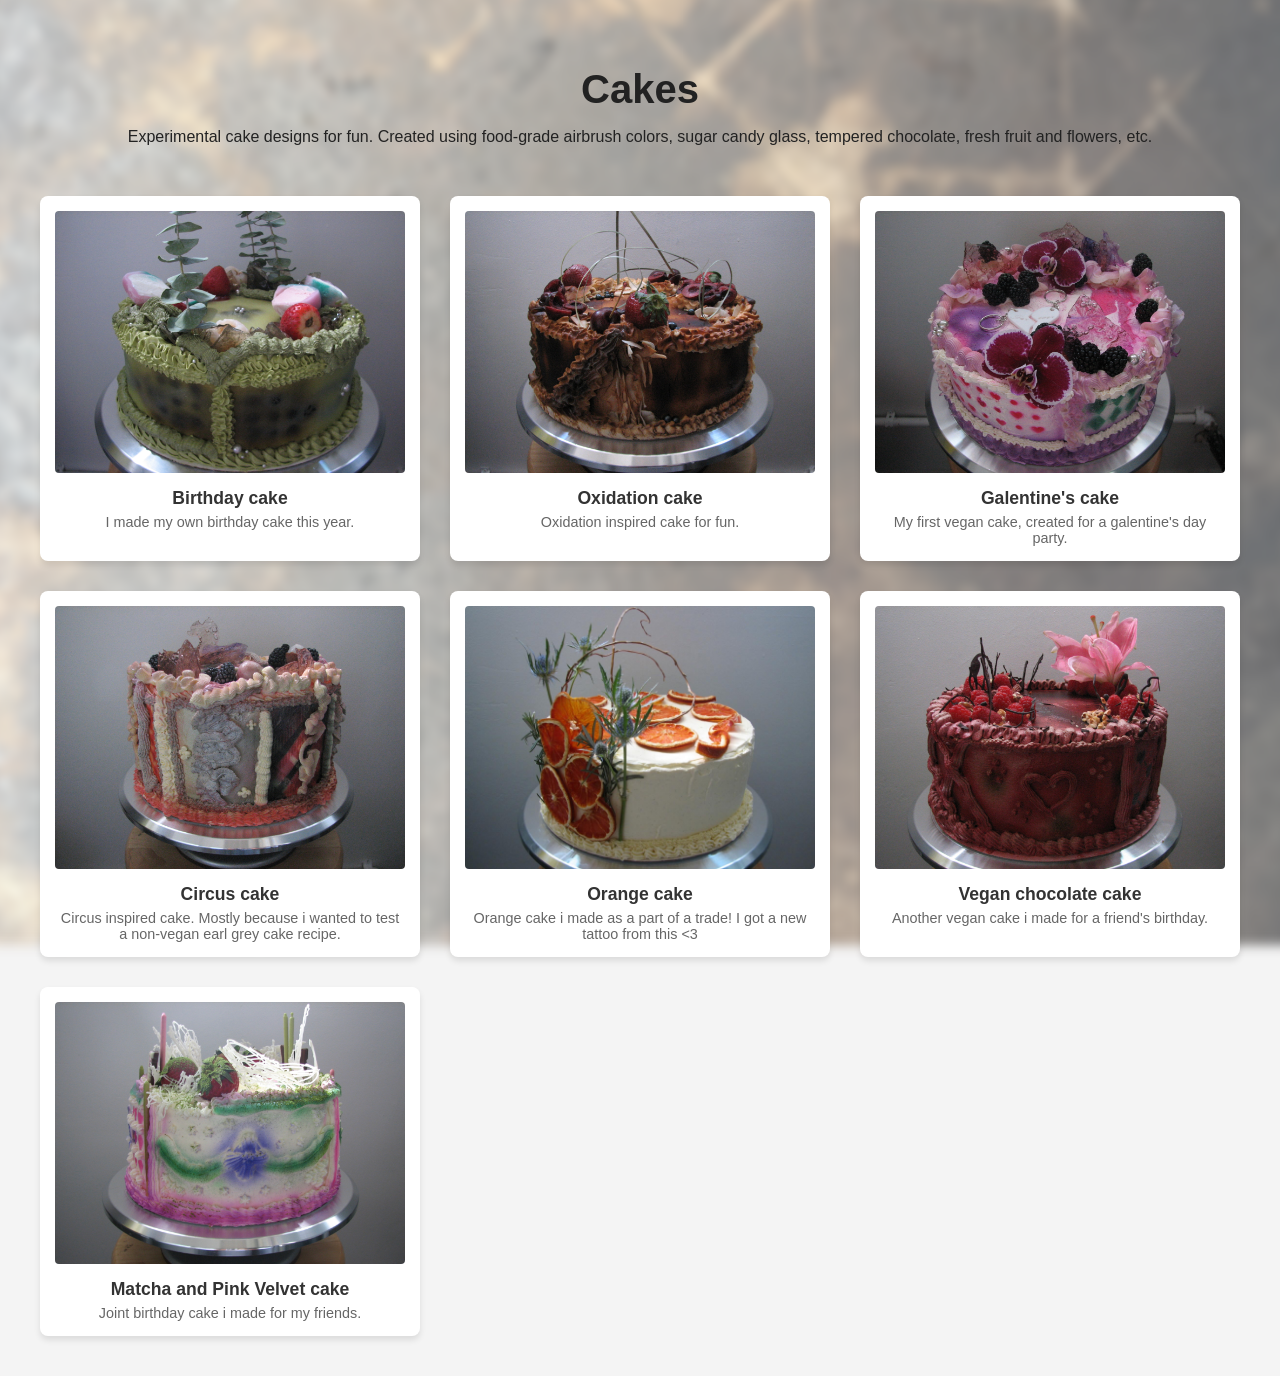
<file: index.html>
<!DOCTYPE html>
<html lang="en">
<head>
    <meta charset="UTF-8">
    <meta name="viewport" content="width=device-width, initial-scale=1.0">
    <title>cakes</title>
      <link rel="stylesheet" href="style.css">
    <style>
        body {
            font-family: sans-serif;
            margin: 0;
            padding: 40px 20px;
             background-color: #f4f4f4;
            text-align: center;
        }

        header {
            margin-bottom: 50px;
        }

        h1 {
            font-size: 2.5rem;
            margin-bottom: 10px;
        }

        /* Gallery Grid */
        .gallery {
            display: grid;
            grid-template-columns: repeat(auto-fit, minmax(300px, 1fr));
            gap: 30px;
            max-width: 1200px;
            margin: 0 auto;
        }

        /* Individual Gallery Item */
        .gallery-item {
            background: white;
            padding: 15px;
            border-radius: 8px;
            box-shadow: 0 4px 6px rgba(0,0,0,0.1);
        }

        .gallery-item img {
            width: 100%;
            height: auto;
            border-radius: 4px;
            display: block;
        }

        /* Label styling */
        .label {
            margin-top: 15px;
            font-weight: bold;
            color: #333;
            font-size: 1.1rem;
        }

        .description {
            font-size: 0.9rem;
            color: #666;
            margin-top: 5px;
        }

    .gallery-item a {
        text-decoration: none;
        color: inherit;
        display: block;
    }
    
    /* hover effect */
    .gallery-item:hover {
        transform: translateY(-5px);
        transition: 0.3s ease;
        cursor: pointer;
    }
    </style>
</head>
<body>

    <header>
        <h1>Cakes</h1>
        <p>Experimental cake designs for fun. 
            Created using food-grade airbrush colors, sugar candy glass, tempered chocolate, fresh fruit and flowers, etc.</p>
    </header>

    <div class="gallery">

        <div class="gallery-item">
            <a href="birthdaycake.html">
            <img src="cake/bday3.JPG">
            </a>
            <div class="label">Birthday cake</div>
            <div class="description">I made my own birthday cake this year.</div>
        </div>

        <div class="gallery-item">
            <a href="oxidationcake.html">
            <img src="cake/cake.jpg">
            </a>
            <div class="label">Oxidation cake</div>
            <div class="description">Oxidation inspired cake for fun.</div>
        </div>
        
        <div class="gallery-item">
            <a href="galentinescake.html">
            <img src="cake/feb4.JPG">
            </a>
            <div class="label">Galentine's cake</div>
            <div class="description">My first vegan cake, created for a galentine's day party.</div>
        </div>

                <div class="gallery-item">
            <a href="circuscake.html">
            <img src="cake/brown butter.jpg">
            </a>
            <div class="label">Circus cake</div>
            <div class="description">Circus inspired cake. Mostly because i wanted to test a non-vegan earl grey cake recipe.</div>
        </div>
                <div class="gallery-item">
            <a href="orangecake.html">
            <img src="cake/eva.JPG">
            </a>
            <div class="label">Orange cake</div>
            <div class="description">Orange cake i made as a part of a trade! I got a new tattoo from this <3</div>
        </div>
                <div class="gallery-item">
            <a href="naomicake.html">
            <img src="cake/naomi2.jpg">
            </a>
            <div class="label">Vegan chocolate cake</div>
            <div class="description">Another vegan cake i made for a friend's birthday.</div>
        </div>
                 <div class="gallery-item">
            <a href="matchacake.html">
            <img src="cake/matcha.jpg">
            </a>
            <div class="label">Matcha and Pink Velvet cake</div>
            <div class="description">Joint birthday cake i made for my friends.</div>
        </div>
    </div>

</body>
</html>
</file>
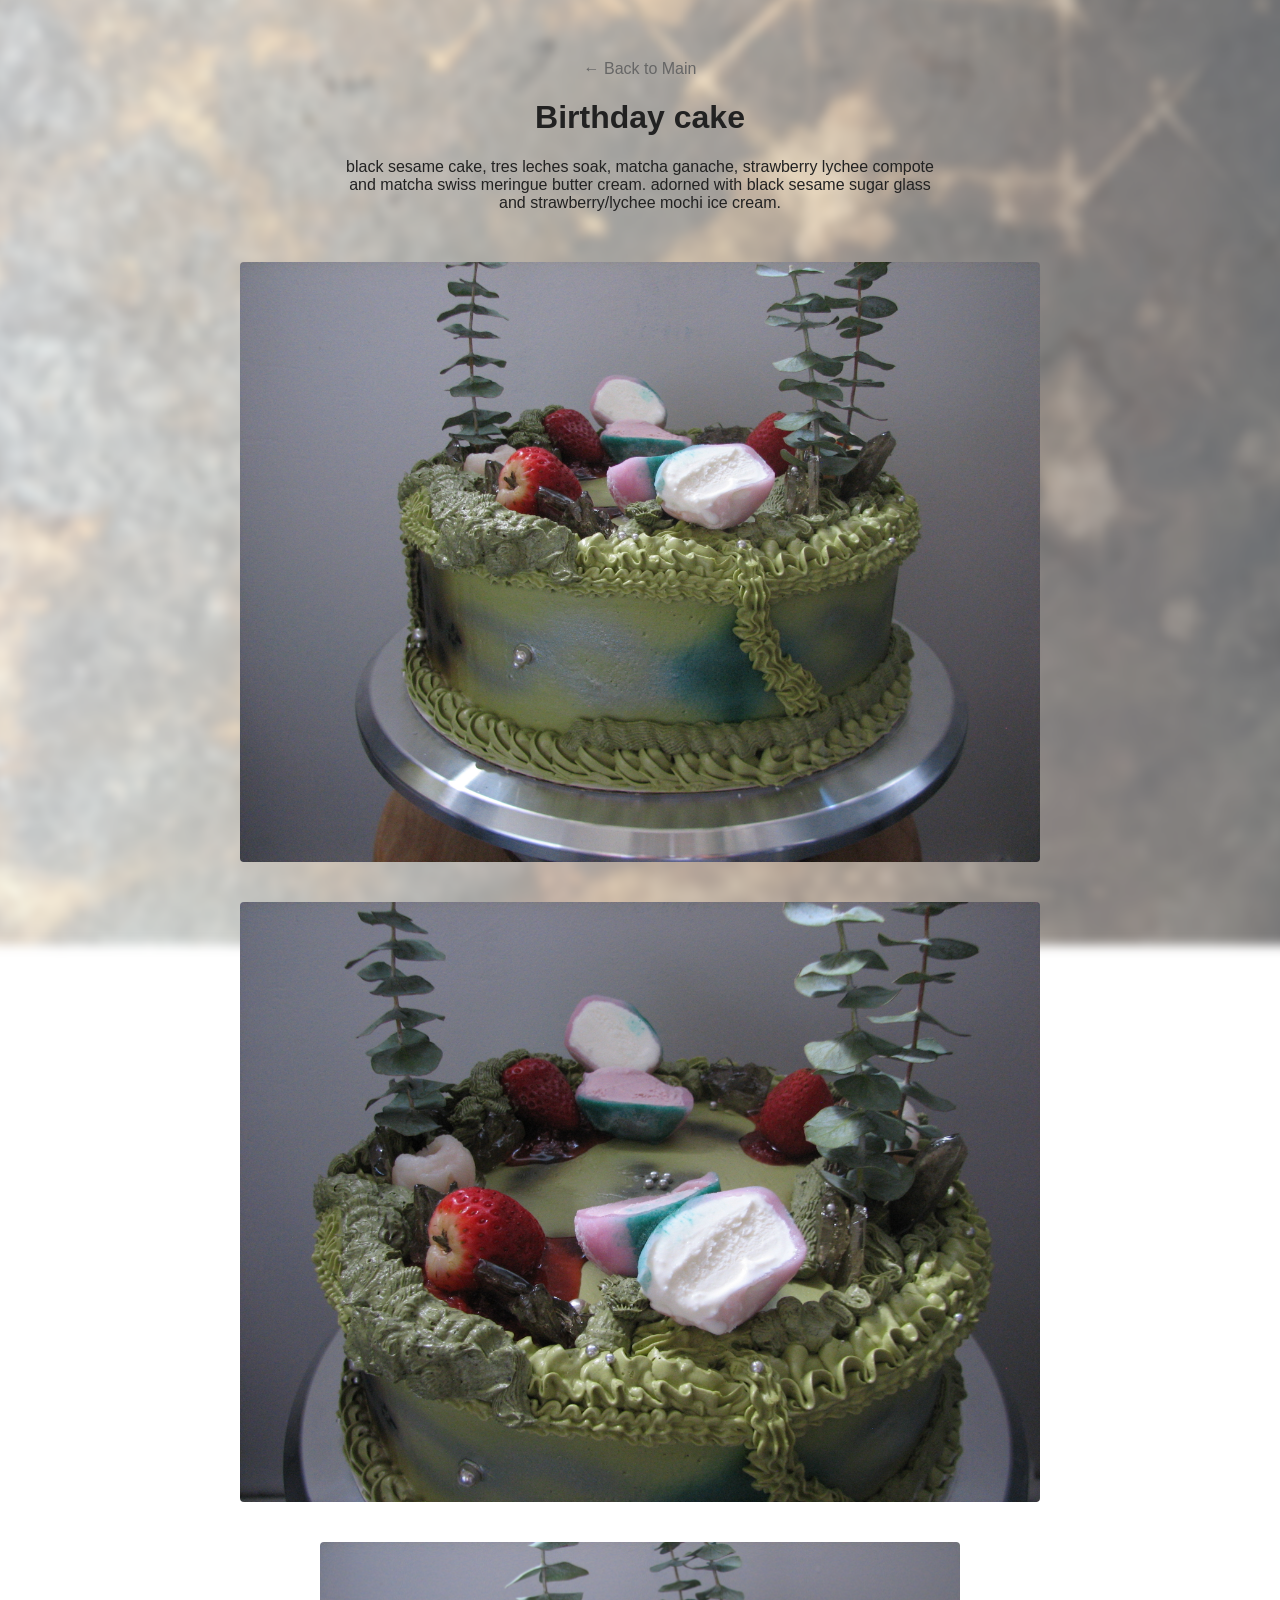
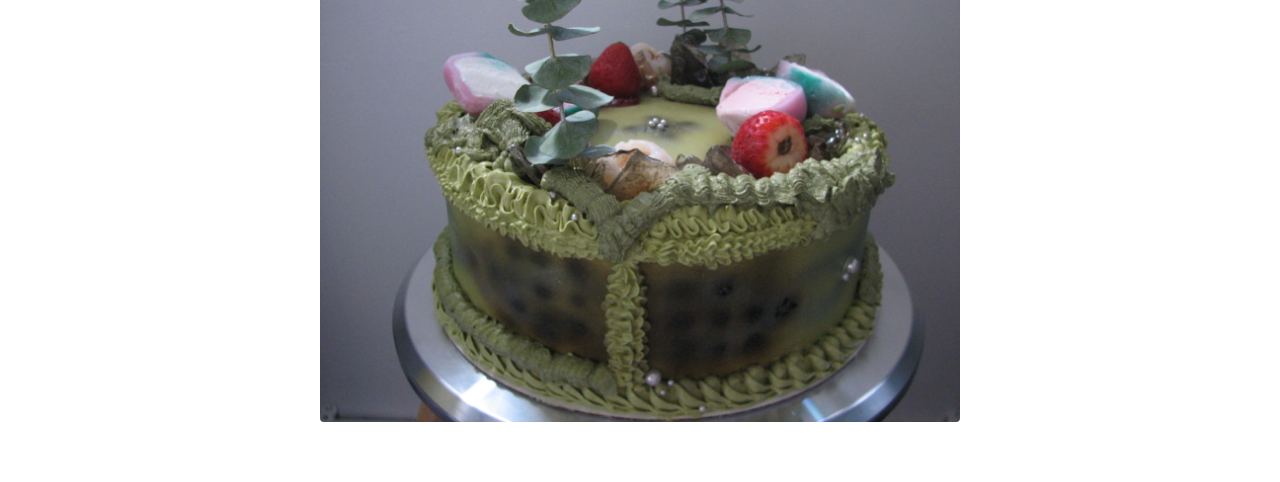
<file: birthdaycake.html>
<title>birthday cake</title>
      <link rel="stylesheet" href="style.css">
<style>
    body {
        font-family: "Helvetica", Arial, sans-serif;
        text-align: center;
        margin: 20px;
    }

    .gallery {
        display: flex;
        flex-direction: column; /* This stacks them vertically */
        align-items: center;    /* This centers the stack */
        gap: 40px;              /* Adds more space between each photo */
    }

    .gallery-item {
        width: 80%;             /* Makes them much larger */
        max-width: 800px;       /* Prevents them from getting "stretched" on huge monitors */
    }

    .gallery-item img {
        width: 100%;
        height: auto;
        border-radius: 4px;
    }

    .label {
        margin-top: 10px;
        font-weight: bold;
    }
</style>

<body>
    <header>
        <a href="index.html" style="text-decoration: none; color: #666;">← Back to Main</a>
        <h1>Birthday cake</h1>
        <!-- This is your brief description of all photos within this folder -->
        <p style="max-width: 600px; margin: 0 auto 50px auto;">
            black sesame cake, tres leches soak, matcha ganache, strawberry lychee compote and matcha swiss meringue butter cream. adorned with black sesame sugar glass and strawberry/lychee mochi ice cream.
       </p> 
    </header>

    <div class="gallery">
        <!-- Sub-gallery items go here -->
        <div class="gallery-item">
            <img src="cake/bday1.JPG">
        </div>
        <div class="gallery-item">
            <img src="cake/bday2.JPG">
        </div>
          <div class="gallery">
        <!-- Sub-gallery items go here -->
        <div class="gallery-item">
            <img src="cake/bday3.JPG">
        </div>
    </div>
</body>
</file>
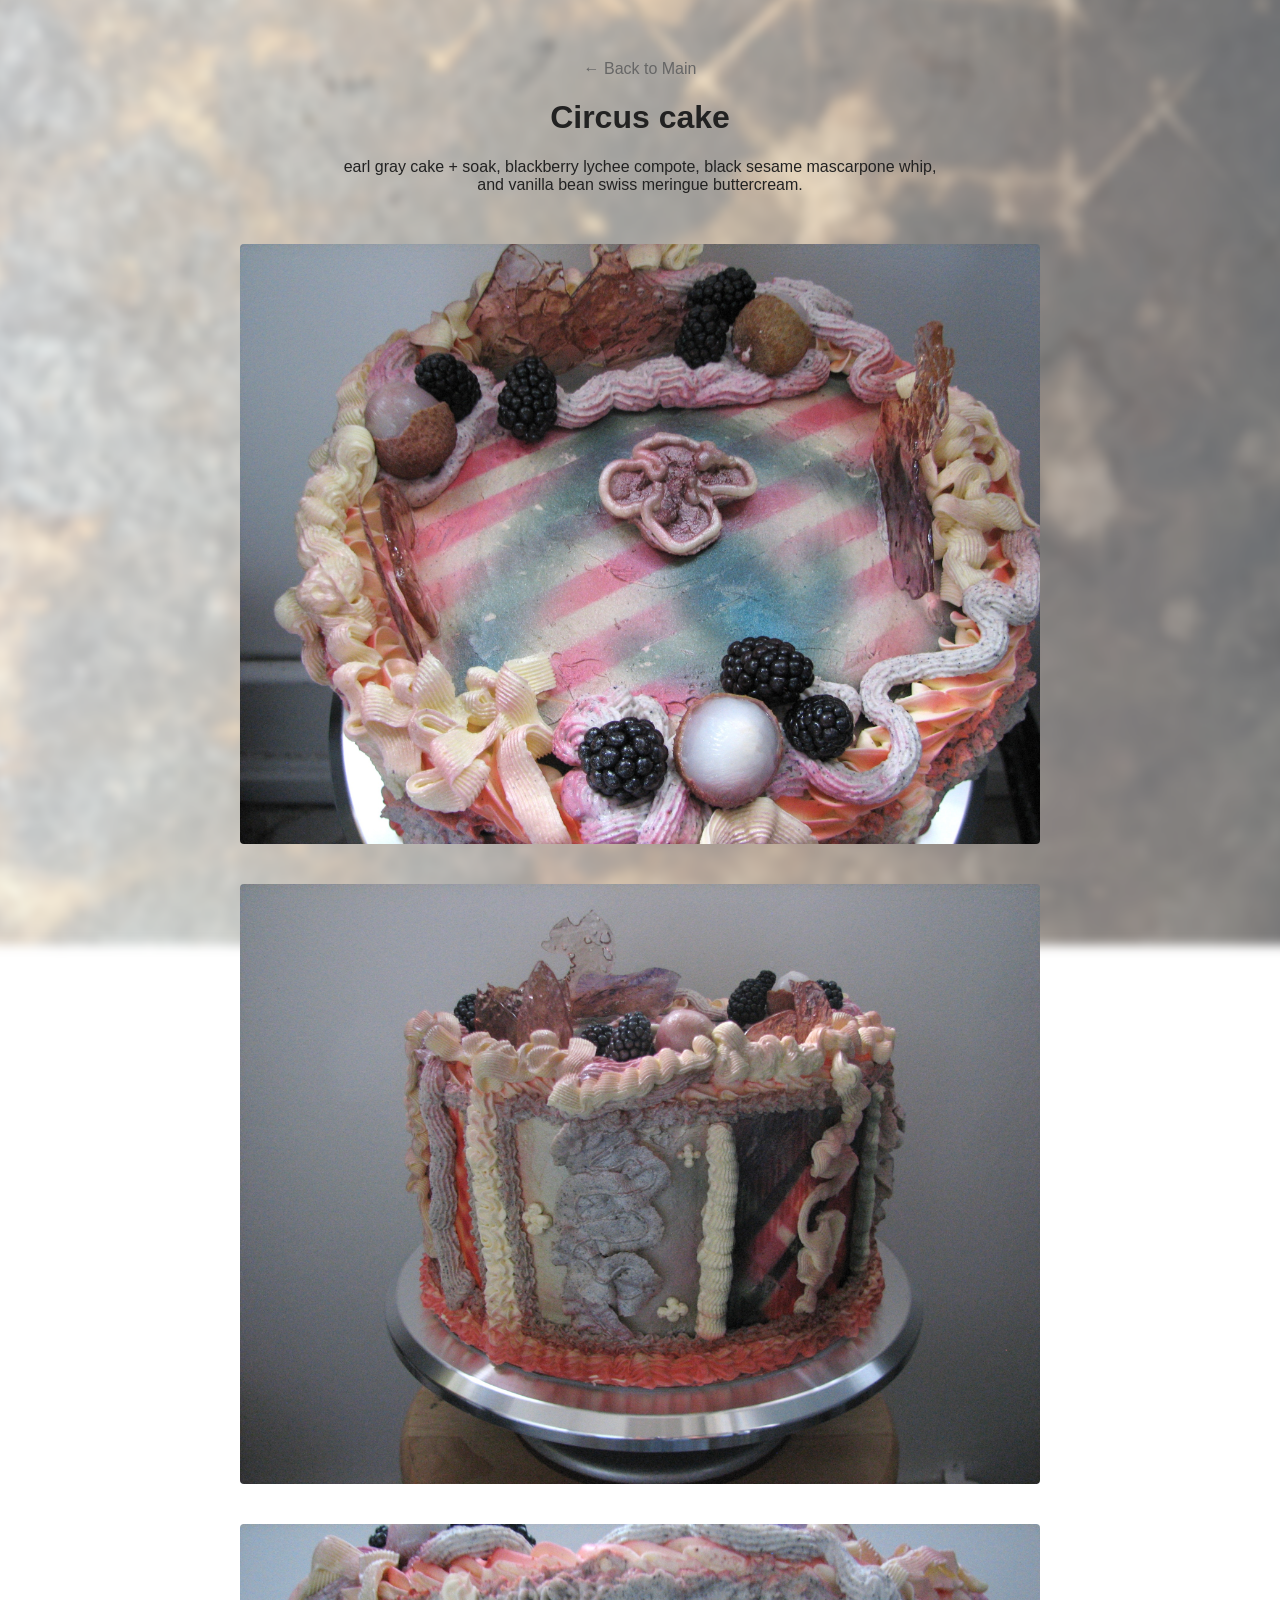
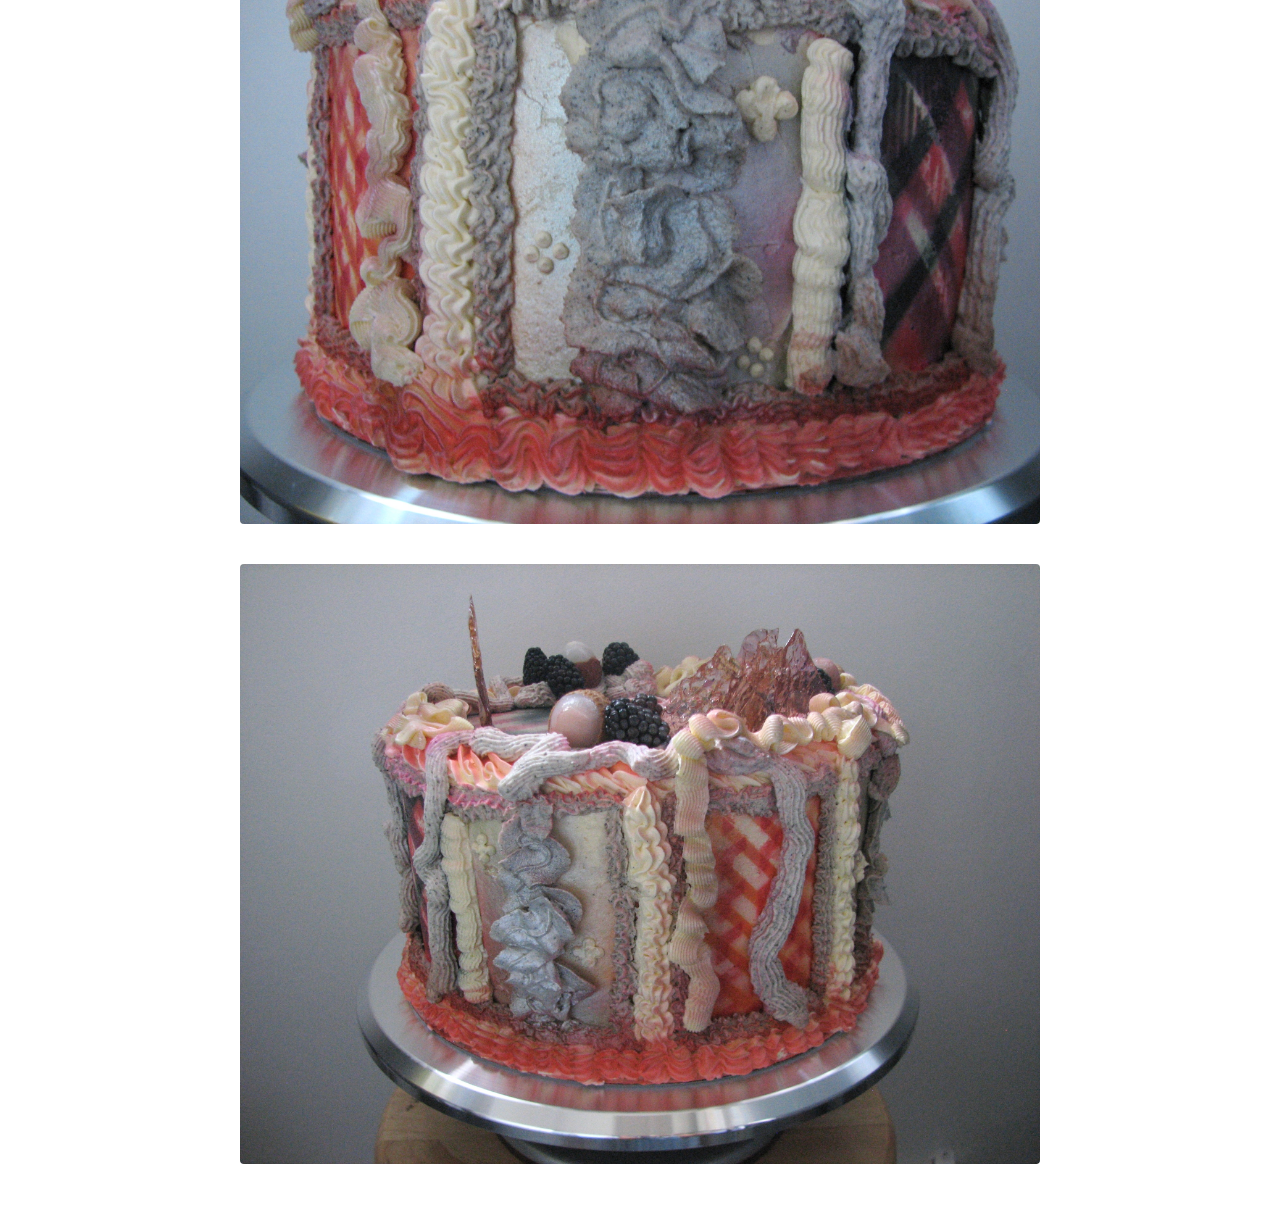
<file: circuscake.html>
<title>circus cake</title>
      <link rel="stylesheet" href="style.css">
<style>
    body {
        font-family: "Helvetica", Arial, sans-serif;
        text-align: center;
        margin: 20px;
    }

    .gallery {
        display: flex;
        flex-direction: column; /* This stacks them vertically */
        align-items: center;    /* This centers the stack */
        gap: 40px;              /* Adds more space between each photo */
    }

    .gallery-item {
        width: 80%;             /* Makes them much larger */
        max-width: 800px;       /* Prevents them from getting "stretched" on huge monitors */
    }

    .gallery-item img {
        width: 100%;
        height: auto;
        border-radius: 4px;
    }

    .label {
        margin-top: 10px;
        font-weight: bold;
    }
</style>

<body>
    <header>
        <a href="index.html" style="text-decoration: none; color: #666;">← Back to Main</a>
        <h1>Circus cake</h1>
        <!-- This is your brief description of all photos within this folder -->
        <p style="max-width: 600px; margin: 0 auto 50px auto;">
            earl gray cake + soak, blackberry lychee compote, black sesame mascarpone whip, and vanilla bean swiss meringue buttercream. 
    </header>

    <div class="gallery">
        <!-- Sub-gallery items go here -->
        <div class="gallery-item">
            <img src="cake/brown butter 4.jpg">
        </div>
        <div class="gallery-item">
            <img src="cake/brown butter.jpg">
        </div>
        <div class="gallery-item">
            <img src="cake/brown butter 3.jpg">
        </div>
        <div class="gallery-item">
            <img src="cake/brown butter 2.jpg">
        </div>
    </div>
</body>
</file>
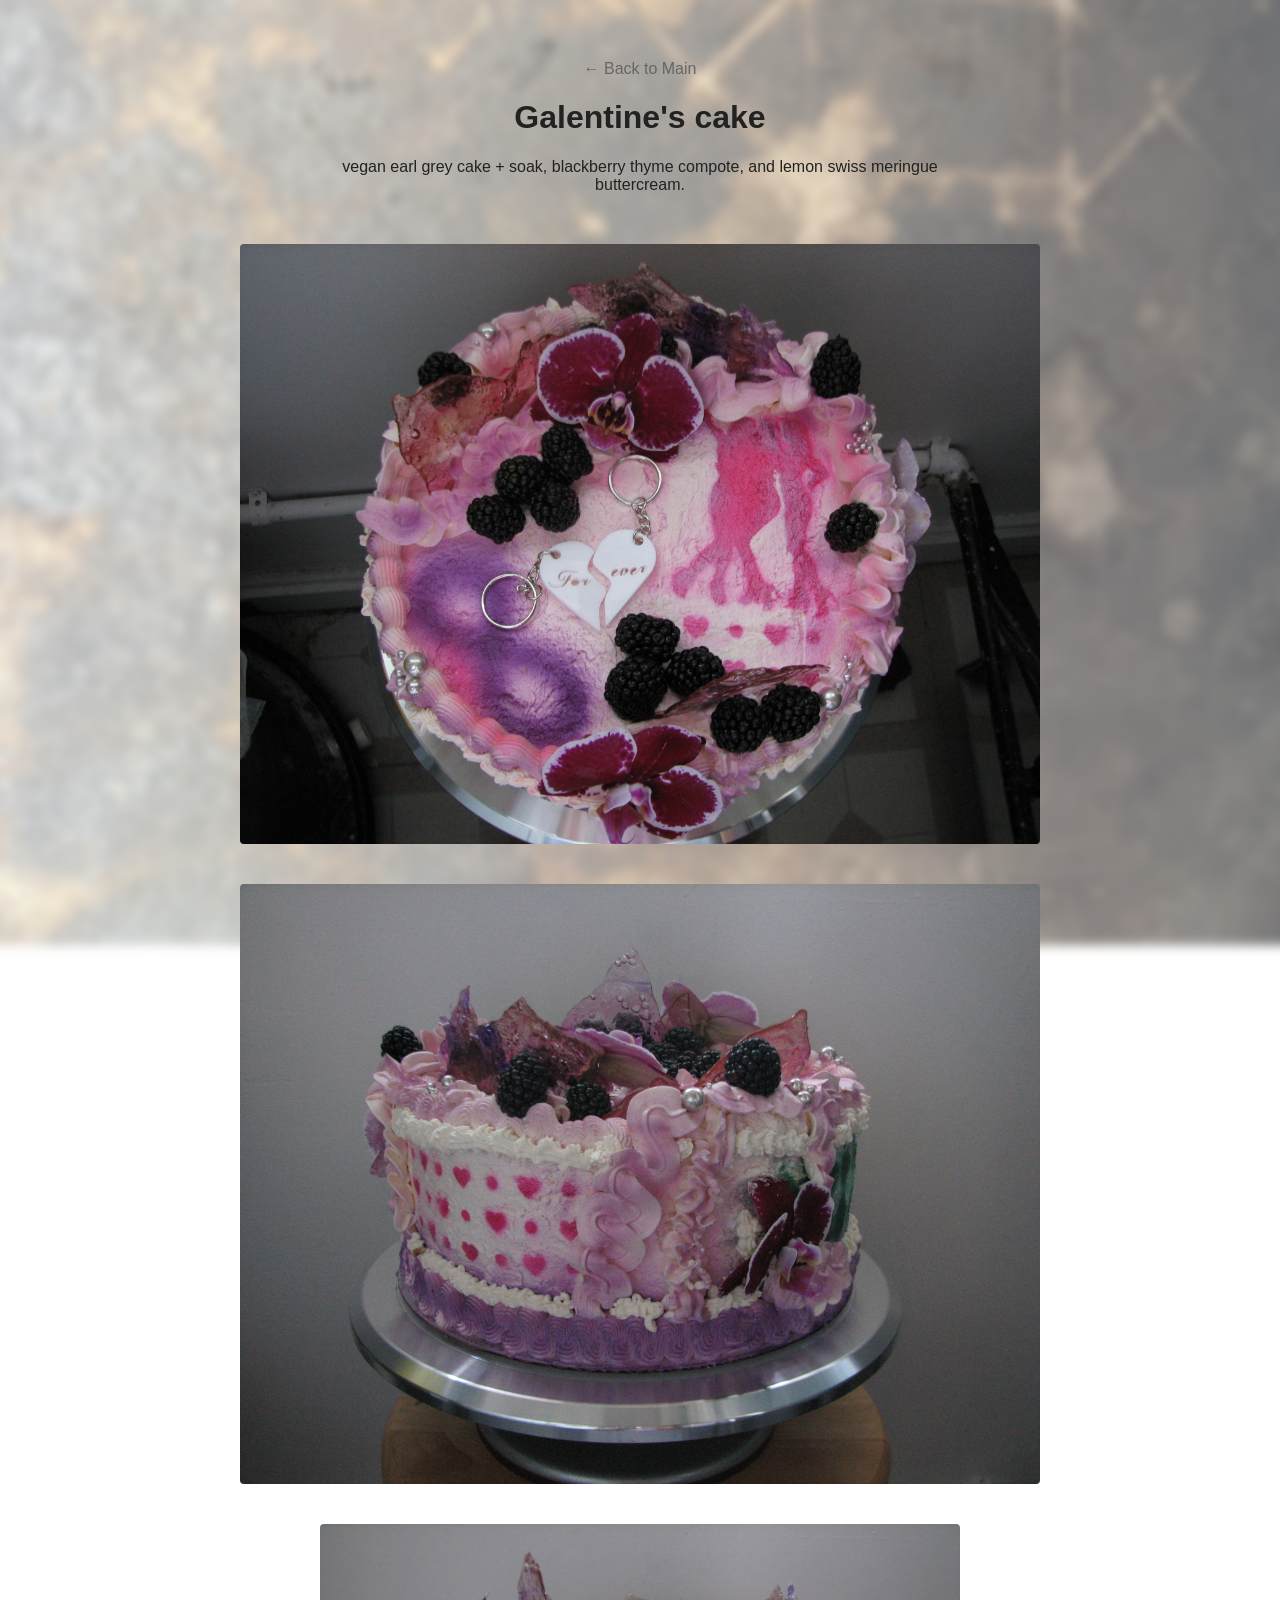
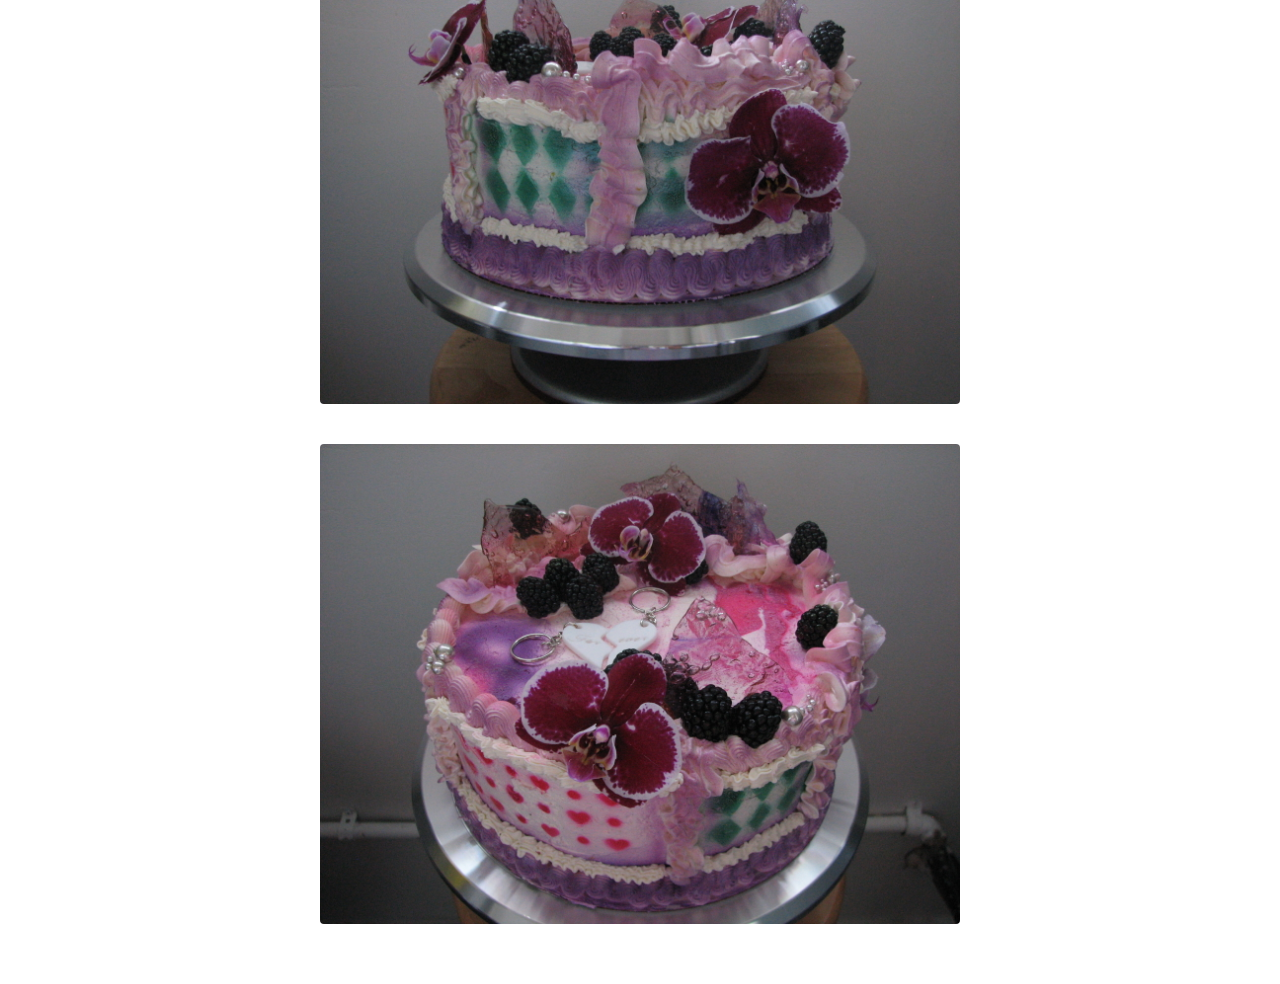
<file: galentinescake.html>
<title>galentine's cake</title>
      <link rel="stylesheet" href="style.css">
<style>
    body {
        font-family: "Helvetica", Arial, sans-serif;
        text-align: center;
        margin: 20px;
    }

    .gallery {
        display: flex;
        flex-direction: column; /* This stacks them vertically */
        align-items: center;    /* This centers the stack */
        gap: 40px;              /* Adds more space between each photo */
    }

    .gallery-item {
        width: 80%;             /* Makes them much larger */
        max-width: 800px;       /* Prevents them from getting "stretched" on huge monitors */
    }

    .gallery-item img {
        width: 100%;
        height: auto;
        border-radius: 4px;
    }

    .label {
        margin-top: 10px;
        font-weight: bold;
    }
</style>

<body>
    <header>
        <a href="index.html" style="text-decoration: none; color: #666;">← Back to Main</a>
        <h1>Galentine's cake</h1>
        <!-- This is your brief description of all photos within this folder -->
        <p style="max-width: 600px; margin: 0 auto 50px auto;">
          vegan earl grey cake + soak, blackberry thyme compote, and lemon swiss meringue buttercream.
    </header>

    <div class="gallery">
        <!-- Sub-gallery items go here -->
        <div class="gallery-item">
            <img src="cake/feb.JPG">
        </div>
        <div class="gallery-item">
            <img src="cake/feb2.JPG">
        </div>
          <div class="gallery">
        <div class="gallery-item">
            <img src="cake/feb3.JPG">
        </div>
                    <div class="gallery-item">
            <img src="cake/feb4.JPG">
        </div>
    </div>
</body>
</file>
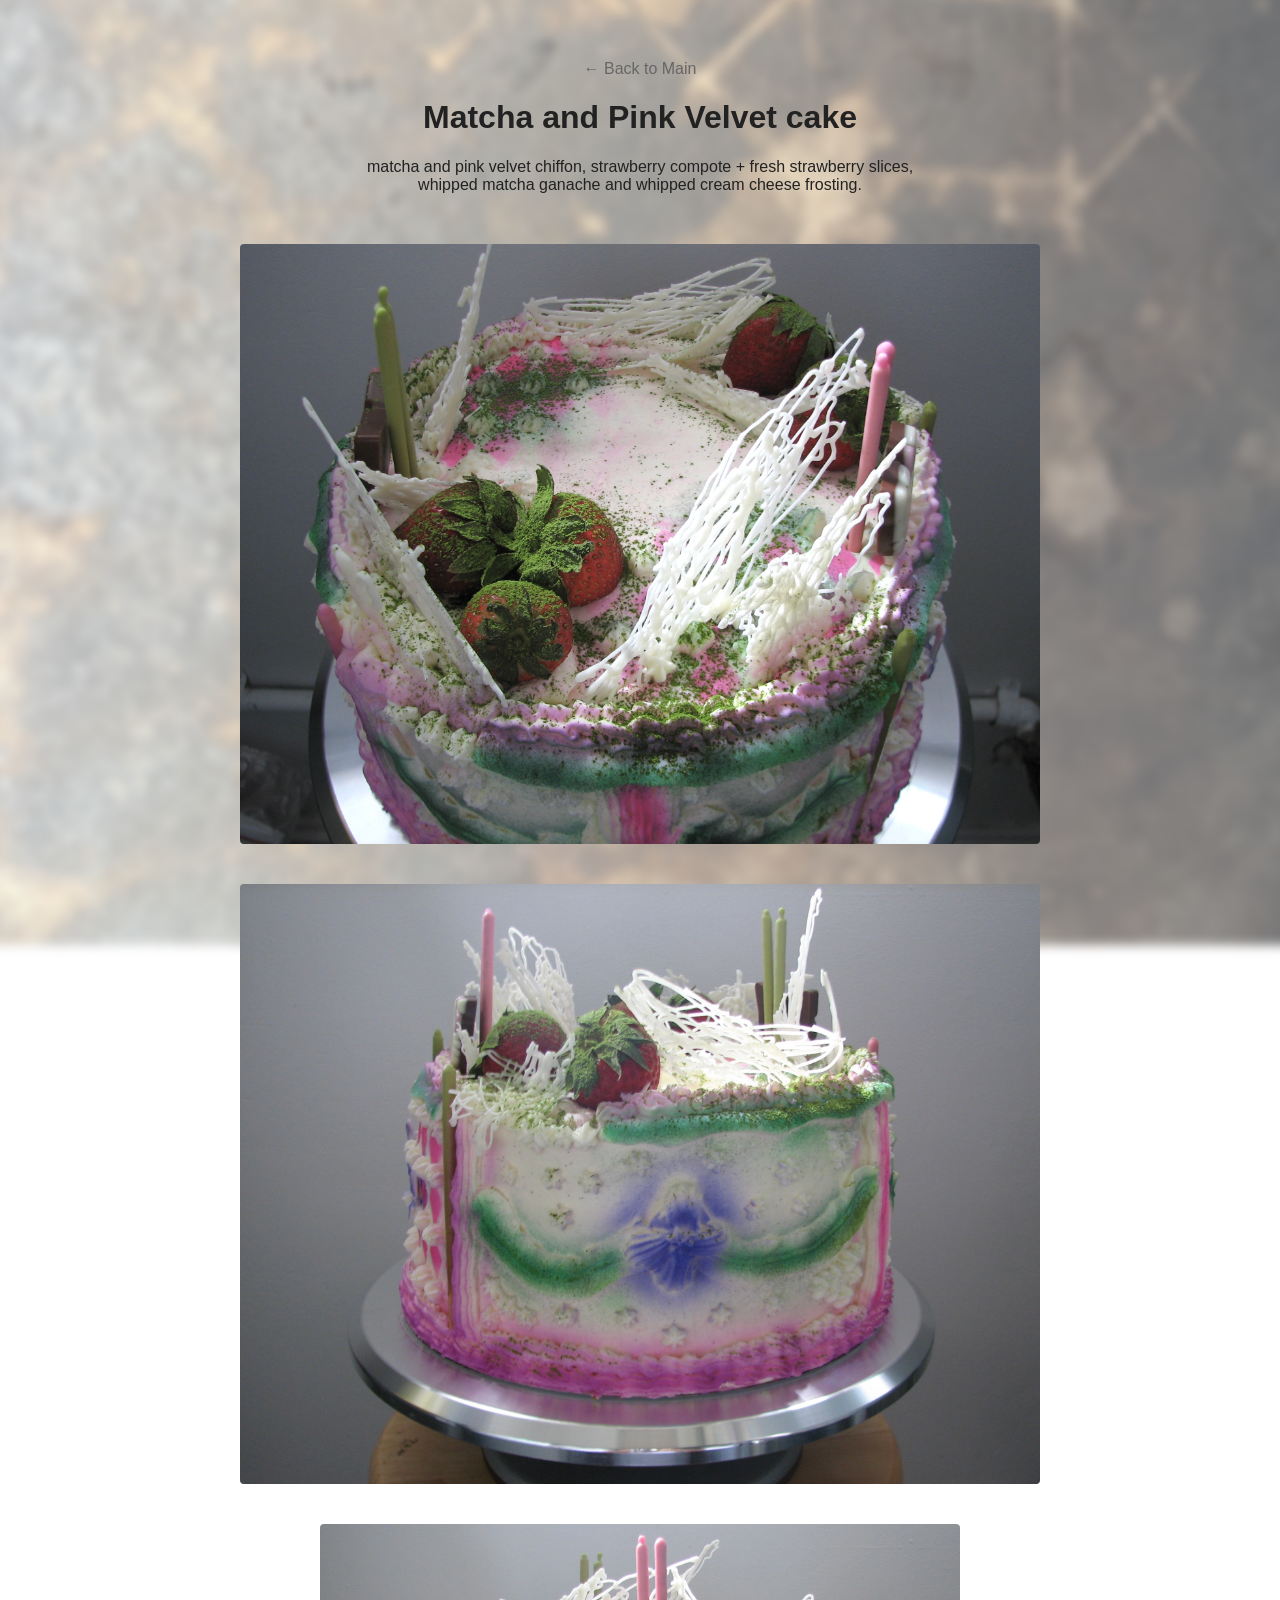
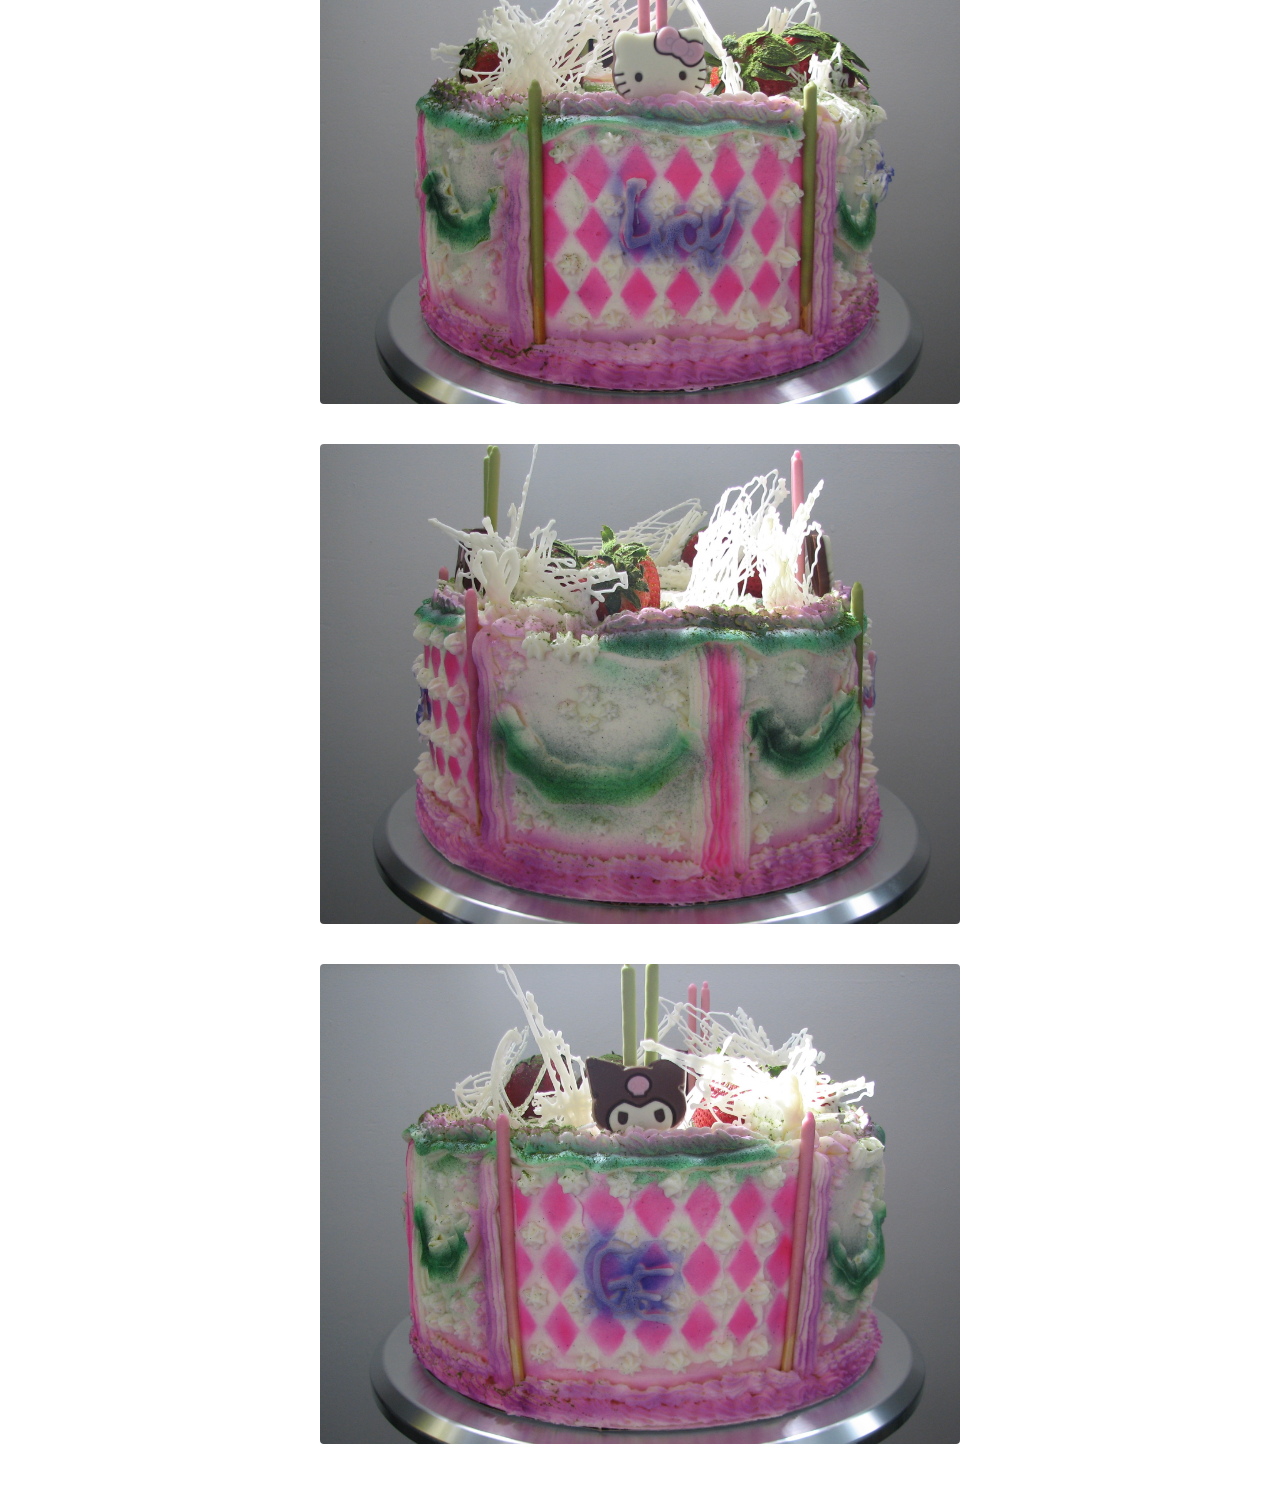
<file: matchacake.html>
<title>matcha pink velvet cake</title>
      <link rel="stylesheet" href="style.css">
<style>
    body {
        font-family: "Helvetica", Arial, sans-serif;
        text-align: center;
        margin: 20px;
    }

    .gallery {
        display: flex;
        flex-direction: column; /* This stacks them vertically */
        align-items: center;    /* This centers the stack */
        gap: 40px;              /* Adds more space between each photo */
    }

    .gallery-item {
        width: 80%;             /* Makes them much larger */
        max-width: 800px;       /* Prevents them from getting "stretched" on huge monitors */
    }

    .gallery-item img {
        width: 100%;
        height: auto;
        border-radius: 4px;
    }

    .label {
        margin-top: 10px;
        font-weight: bold;
    }
</style>

<body>
    <header>
        <a href="index.html" style="text-decoration: none; color: #666;">← Back to Main</a>
        <h1>Matcha and Pink Velvet cake</h1>
        <!-- This is your brief description of all photos within this folder -->
        <p style="max-width: 600px; margin: 0 auto 50px auto;">
         matcha and pink velvet chiffon, strawberry compote + fresh strawberry slices, whipped matcha ganache and whipped cream cheese frosting.
    </header>

    <div class="gallery">
        <!-- Sub-gallery items go here -->
        <div class="gallery-item">
            <img src="cake/matcha5.jpg">
        </div>
        <div class="gallery-item">
            <img src="cake/matcha.jpg">
        </div>
          <div class="gallery">
        <div class="gallery-item">
            <img src="cake/matcha2.jpg">
        </div>
        <div class="gallery-item">
            <img src="cake/matcha3.jpg">
        </div>
        <div class="gallery-item">
            <img src="cake/matcha4.jpg">
        </div>
    </div>
</body>
</file>
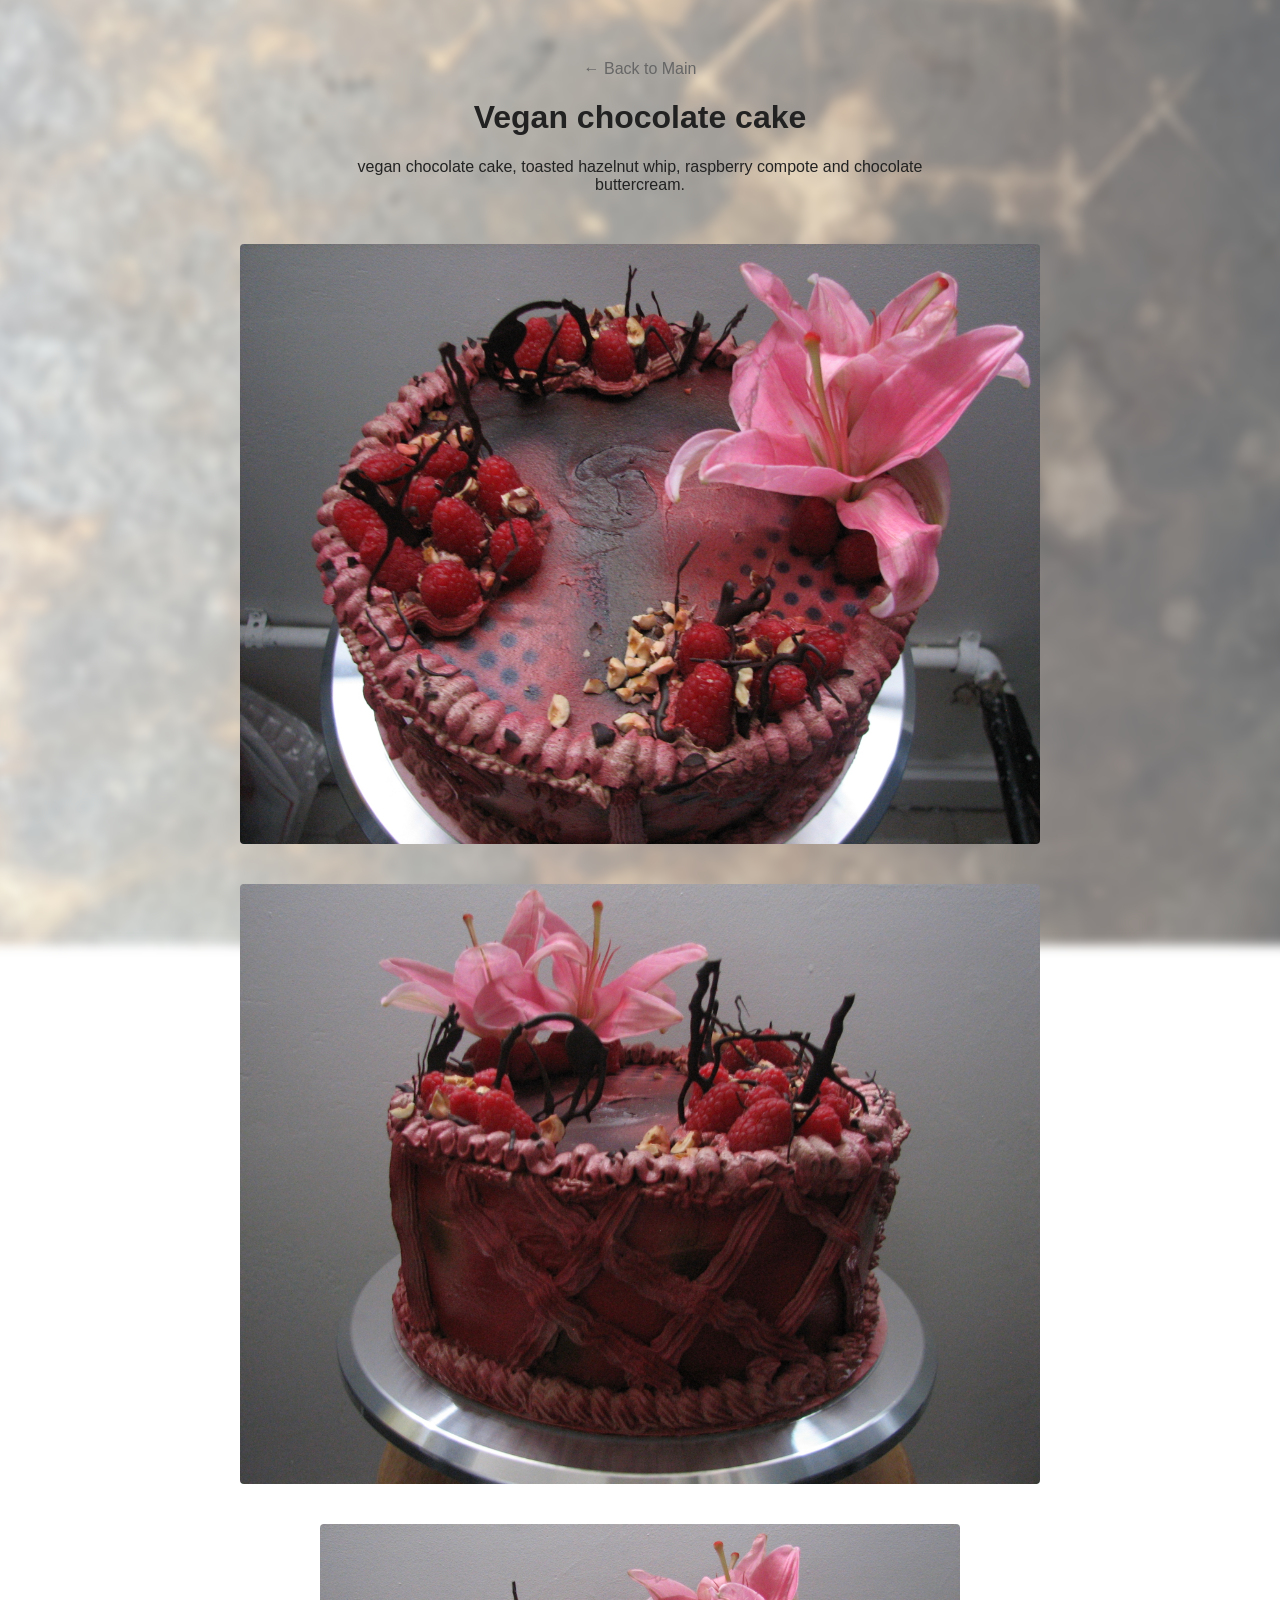
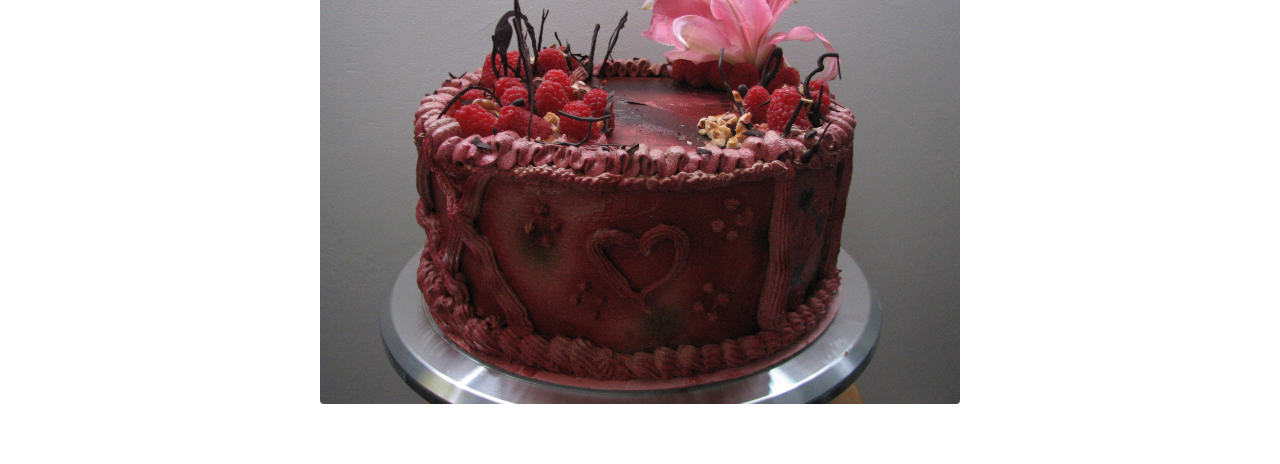
<file: naomicake.html>
<title>vegan chocolate cake</title>
      <link rel="stylesheet" href="style.css">
<style>
    body {
        font-family: "Helvetica", Arial, sans-serif;
        text-align: center;
        margin: 20px;
    }

    .gallery {
        display: flex;
        flex-direction: column; /* This stacks them vertically */
        align-items: center;    /* This centers the stack */
        gap: 40px;              /* Adds more space between each photo */
    }

    .gallery-item {
        width: 80%;             /* Makes them much larger */
        max-width: 800px;       /* Prevents them from getting "stretched" on huge monitors */
    }

    .gallery-item img {
        width: 100%;
        height: auto;
        border-radius: 4px;
    }

    .label {
        margin-top: 10px;
        font-weight: bold;
    }
</style>

<body>
    <header>
        <a href="index.html" style="text-decoration: none; color: #666;">← Back to Main</a>
        <h1>Vegan chocolate cake</h1>
        <!-- This is your brief description of all photos within this folder -->
        <p style="max-width: 600px; margin: 0 auto 50px auto;">
           vegan chocolate cake, toasted hazelnut whip, raspberry compote and chocolate buttercream.
       </p> 
    </header>

    <div class="gallery">
        <!-- Sub-gallery items go here -->
        <div class="gallery-item">
            <img src="cake/naomi3.JPG">
        </div>
        <div class="gallery-item">
            <img src="cake/naomi.jpg">
        </div>
          <div class="gallery">
        <!-- Sub-gallery items go here -->
        <div class="gallery-item">
            <img src="cake/naomi2.jpg">
        </div>
    </div>
</body>
</file>
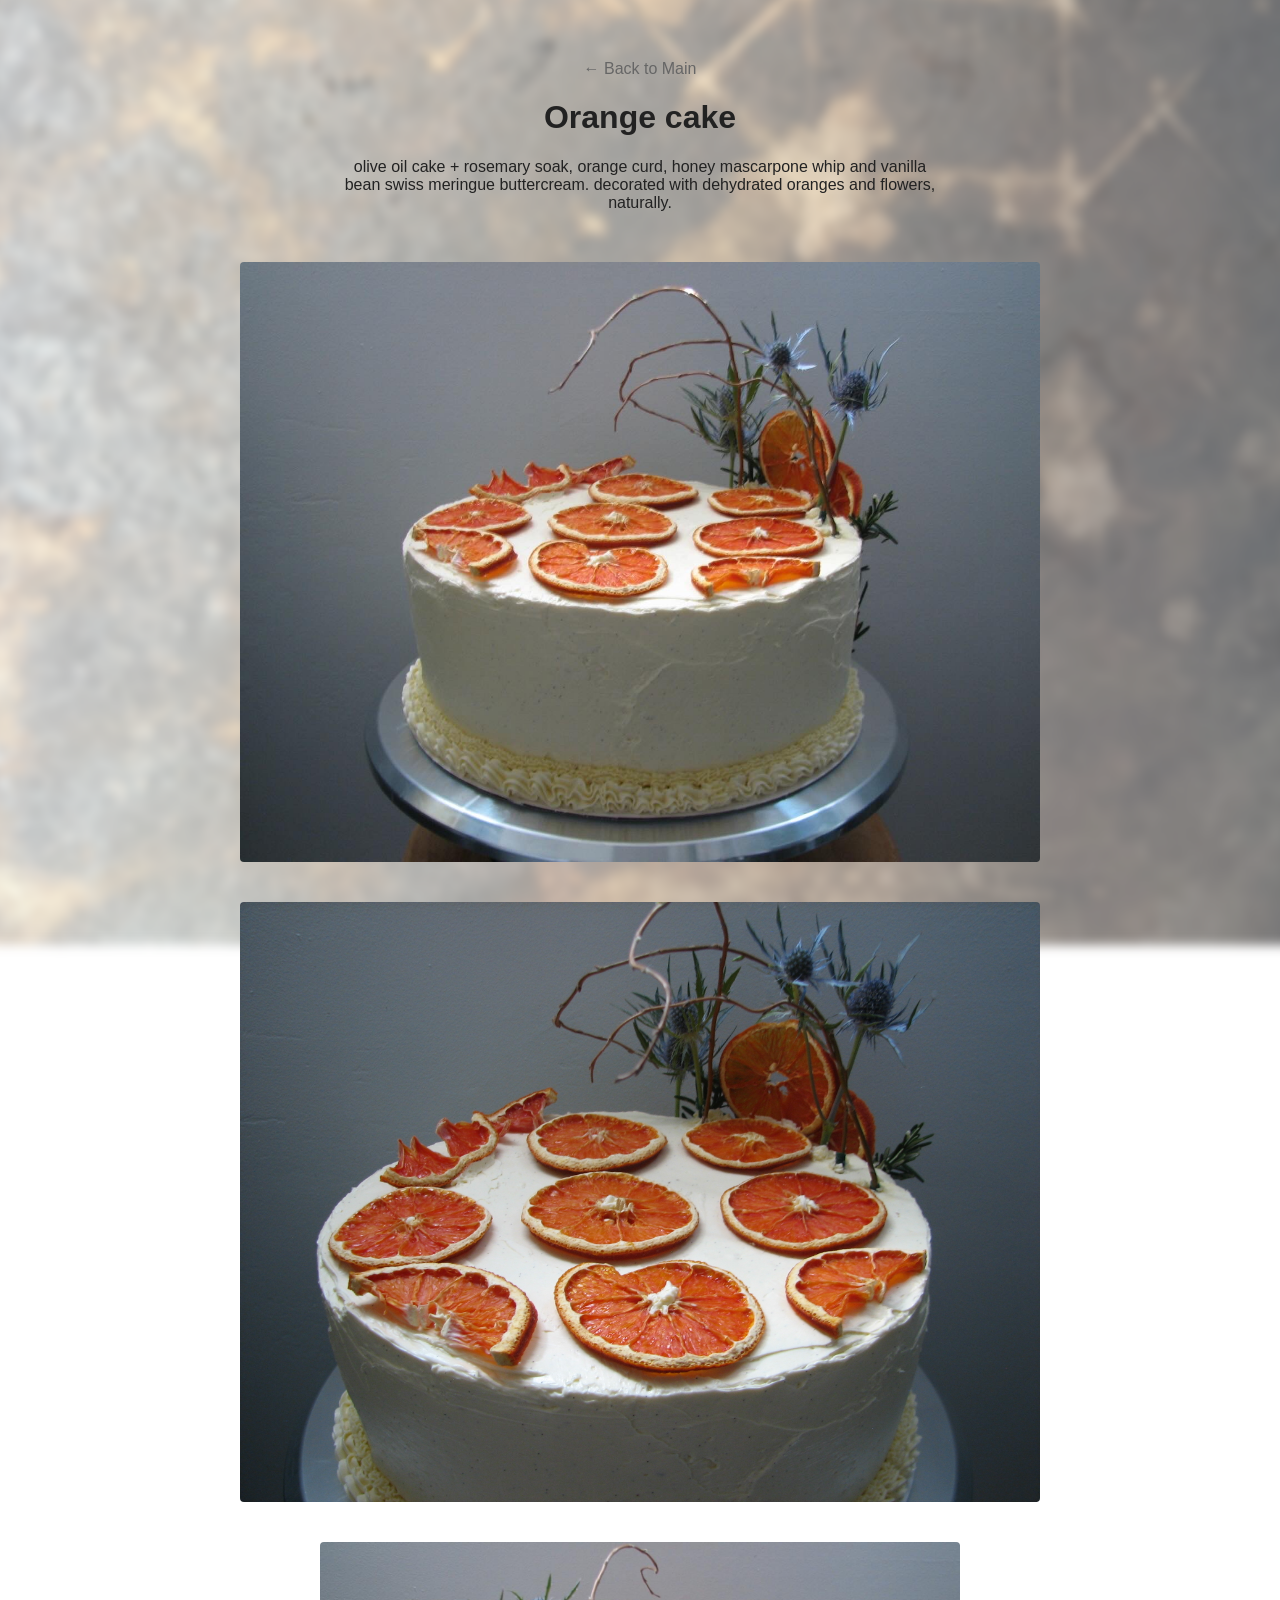
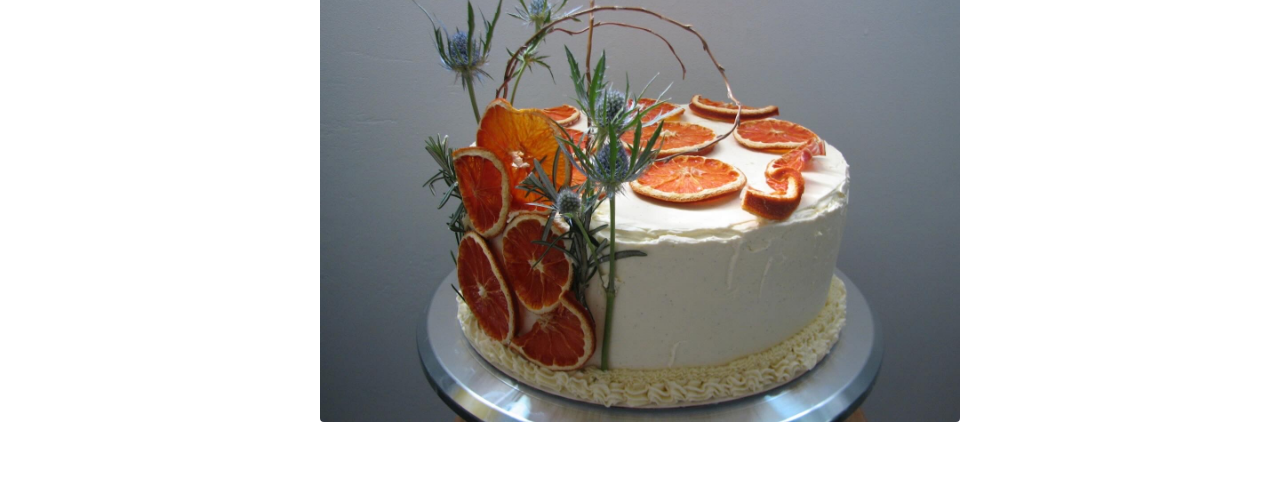
<file: orangecake.html>
<title>orange cake</title>
      <link rel="stylesheet" href="style.css">
<style>
    body {
        font-family: "Helvetica", Arial, sans-serif;
        text-align: center;
        margin: 20px;
    }

    .gallery {
        display: flex;
        flex-direction: column; /* This stacks them vertically */
        align-items: center;    /* This centers the stack */
        gap: 40px;              /* Adds more space between each photo */
    }

    .gallery-item {
        width: 80%;             /* Makes them much larger */
        max-width: 800px;       /* Prevents them from getting "stretched" on huge monitors */
    }

    .gallery-item img {
        width: 100%;
        height: auto;
        border-radius: 4px;
    }

    .label {
        margin-top: 10px;
        font-weight: bold;
    }
</style>

<body>
    <header>
        <a href="index.html" style="text-decoration: none; color: #666;">← Back to Main</a>
        <h1>Orange cake</h1>
        <!-- This is your brief description of all photos within this folder -->
        <p style="max-width: 600px; margin: 0 auto 50px auto;">
           olive oil cake + rosemary soak, orange curd, honey mascarpone whip and vanilla bean swiss meringue buttercream. decorated with dehydrated oranges and flowers, naturally.
       </p> 
    </header>

    <div class="gallery">
        <!-- Sub-gallery items go here -->
        <div class="gallery-item">
            <img src="cake/eva3.JPG">
        </div>
        <div class="gallery-item">
            <img src="cake/eva2.JPG">
        </div>
          <div class="gallery">
        <!-- Sub-gallery items go here -->
        <div class="gallery-item">
            <img src="cake/eva.JPG">
        </div>
    </div>
</body>
</file>
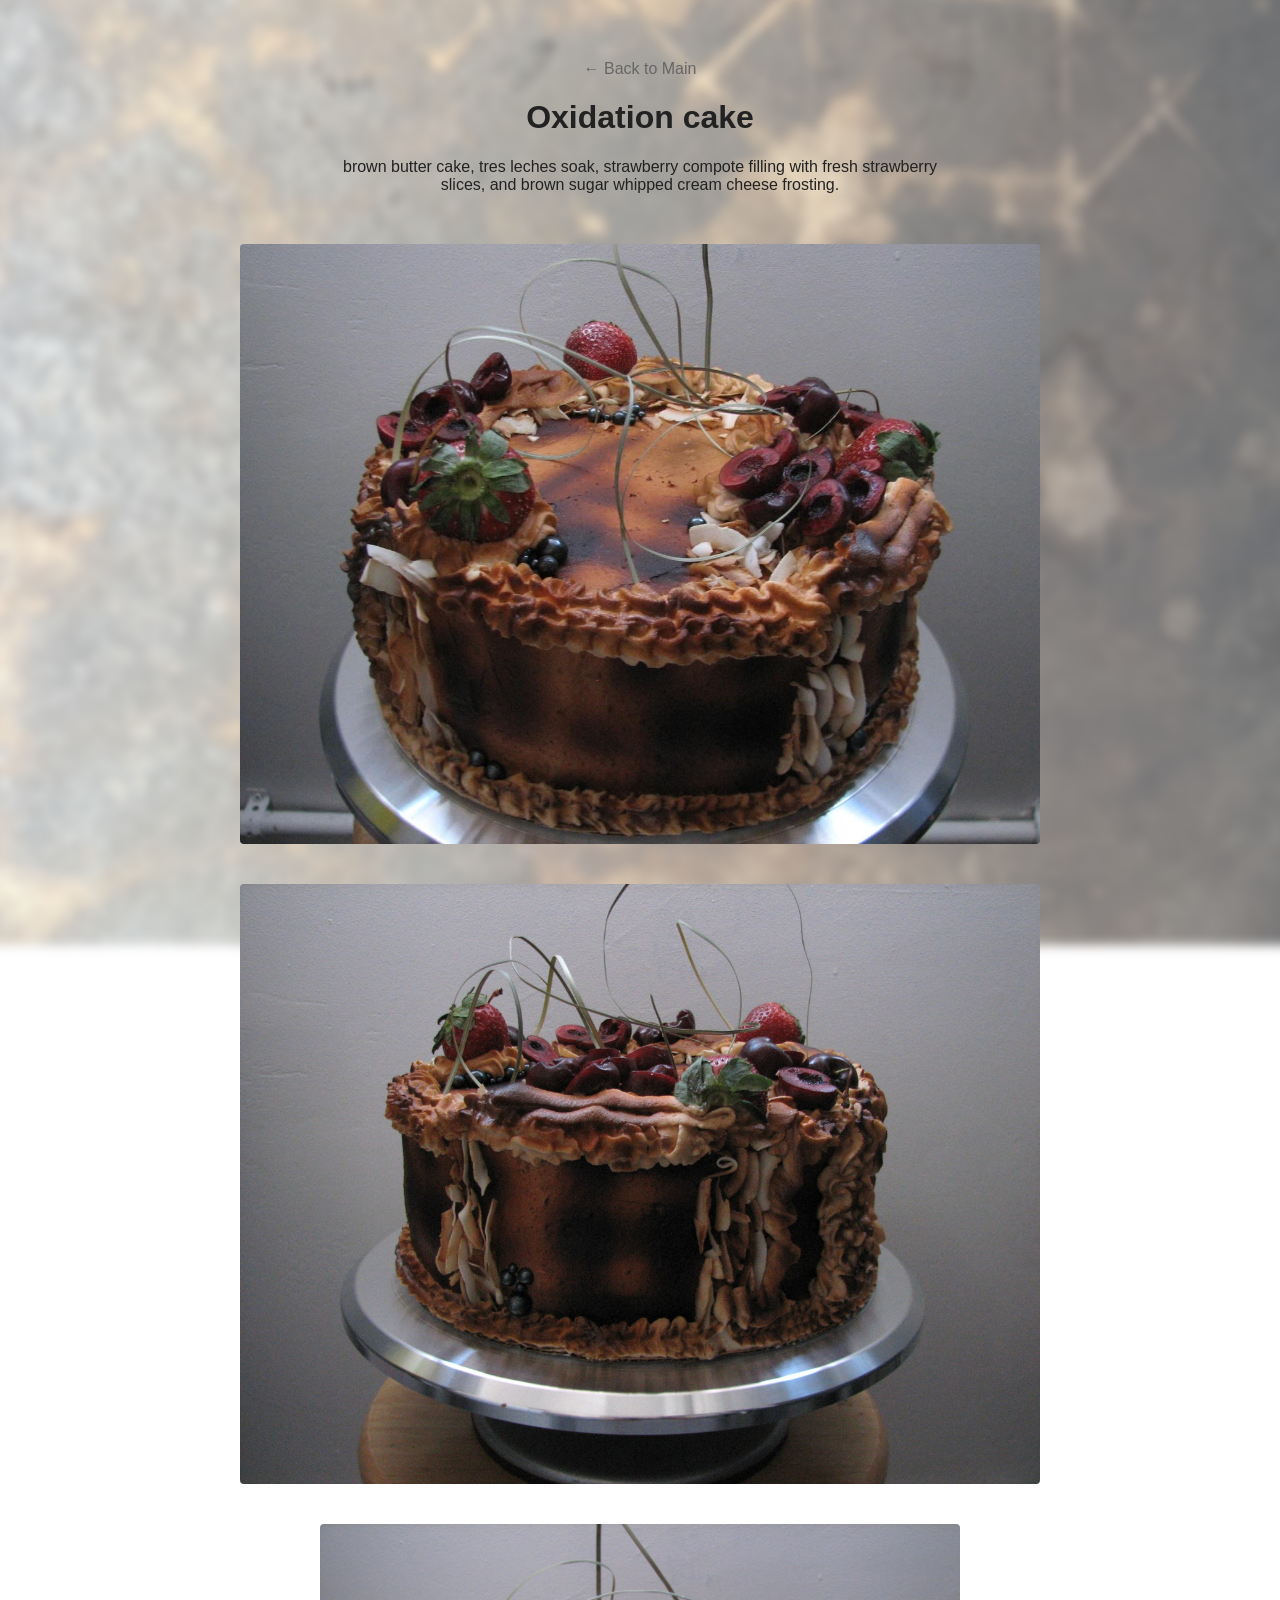
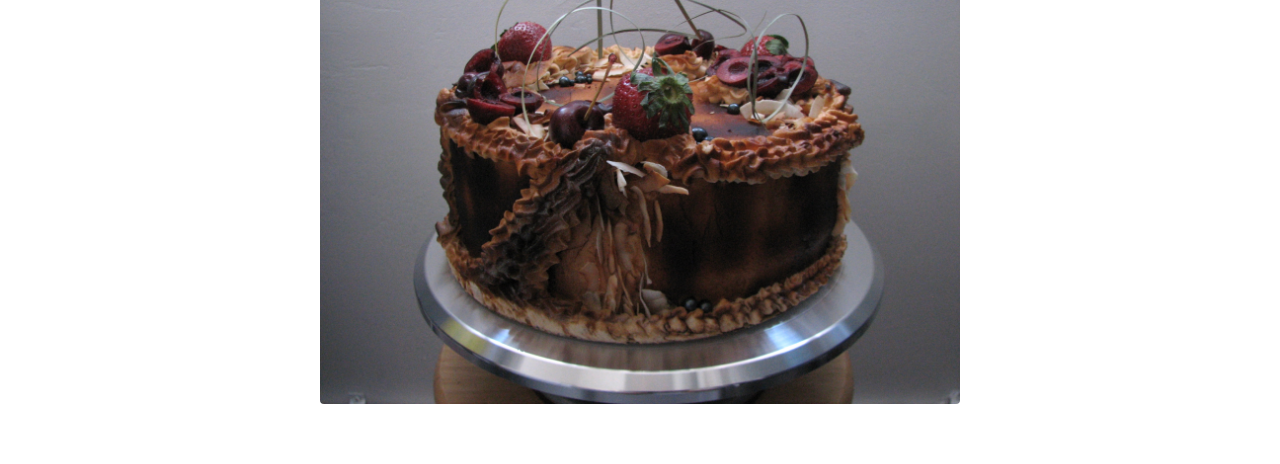
<file: oxidationcake.html>
<title>oxidation cake</title>
      <link rel="stylesheet" href="style.css">
<style>
    body {
        font-family: "Helvetica", Arial, sans-serif;
        text-align: center;
        margin: 20px;
    }

    .gallery {
        display: flex;
        flex-direction: column; /* This stacks them vertically */
        align-items: center;    /* This centers the stack */
        gap: 40px;              /* Adds more space between each photo */
    }

    .gallery-item {
        width: 80%;             /* Makes them much larger */
        max-width: 800px;       /* Prevents them from getting "stretched" on huge monitors */
    }

    .gallery-item img {
        width: 100%;
        height: auto;
        border-radius: 4px;
    }

    .label {
        margin-top: 10px;
        font-weight: bold;
    }
</style>

<body>
    <header>
        <a href="index.html" style="text-decoration: none; color: #666;">← Back to Main</a>
        <h1>Oxidation cake</h1>
        <!-- This is your brief description of all photos within this folder -->
        <p style="max-width: 600px; margin: 0 auto 50px auto;">
            brown butter cake, tres leches soak, strawberry compote filling with fresh strawberry slices, and brown sugar whipped cream cheese frosting.
    </header>

    <div class="gallery">
        <!-- Sub-gallery items go here -->
        <div class="gallery-item">
            <img src="cake/cake3.JPG">
        </div>
        <div class="gallery-item">
            <img src="cake/cake2.jpg">
        </div>
          <div class="gallery">
        <!-- Sub-gallery items go here -->
        <div class="gallery-item">
            <img src="cake/cake.jpg">
        </div>
    </div>
</body>
</file>
<file: style.css>
body {
    margin: 0;
    padding: 40px 20px;
    text-align: center;
    font-family: "Helvetica", Arial, sans-serif;
    color: #222 !important;
    min-height: 100vh;
    position: relative; /* Essential for the blur layer to work */
}

body::before {
    content: "";
    position: fixed; /* Keeps it in place while you scroll */
    top: 0;
    left: 0;
    width: 100%;
    height: 100%;
    z-index: -1; /* Puts it behind your text and images */
    
    background-image: 
        linear-gradient(rgba(255, 255, 255, 0.4), rgba(255, 255, 255, 0.4)), 
        url("cake/IMG_5021.jpg");
    background-size: cover;
    background-position: center;
    
    /* This actually blurs the image itself */
    filter: blur(5px);
    transform: scale(1.1); /* Prevents white edges caused by the blur */
}
</file>
